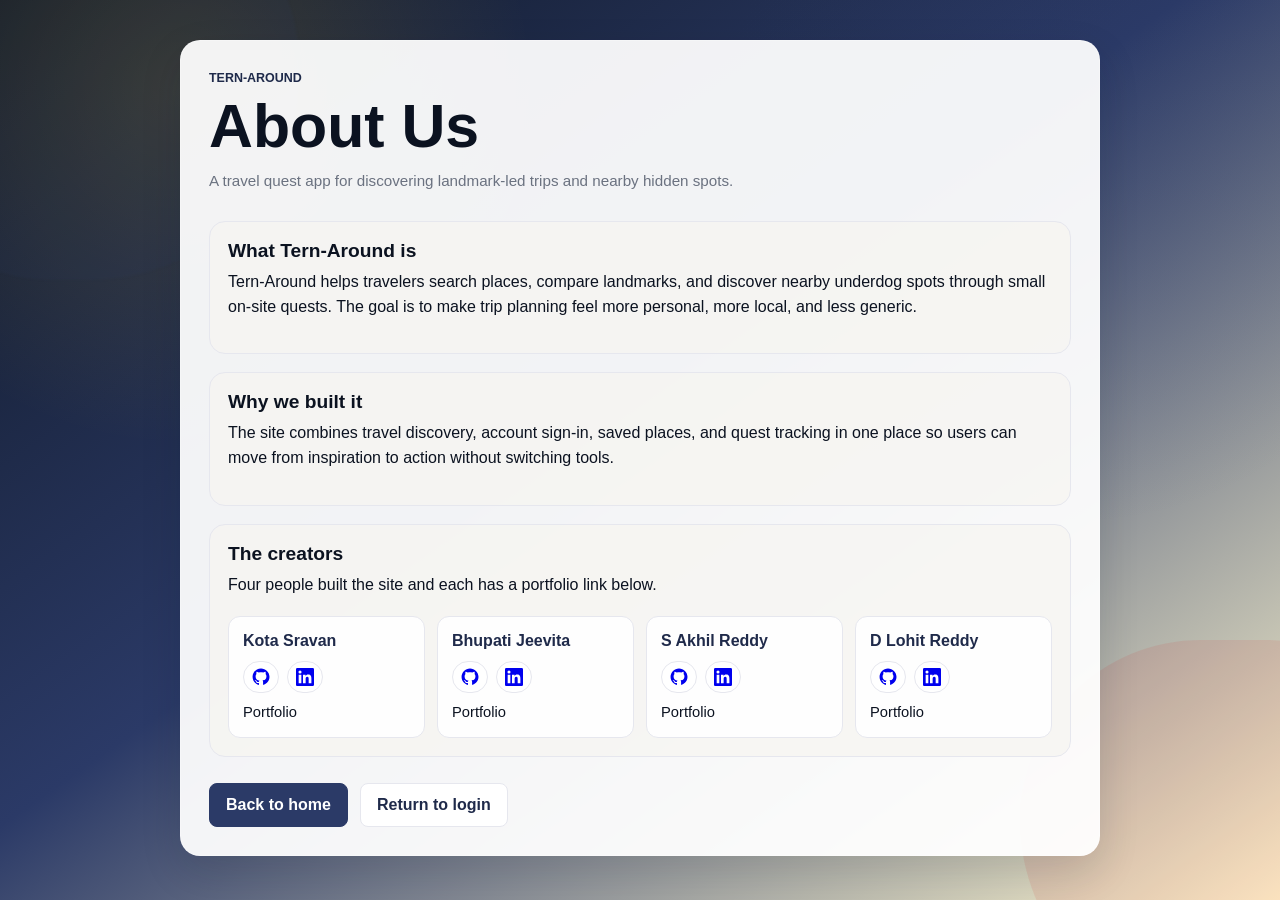
<file: about.html>
<!DOCTYPE html>
<html lang="en">

<head>
  <meta charset="UTF-8">
  <meta name="viewport" content="width=device-width, initial-scale=1.0, viewport-fit=cover">
  <meta name="mobile-web-app-capable" content="yes">
  <meta name="apple-mobile-web-app-capable" content="yes">
  <meta name="apple-mobile-web-app-status-bar-style" content="default">
  <meta name="theme-color" content="#2b3a67">
  <title>About Tern-Around</title>
  <link rel="icon" type="image/png" sizes="any" href="favicon.png?v=2">
  <link rel="shortcut icon" href="favicon.ico?v=2">
  <link rel="stylesheet" href="style.css">
</head>

<body class="legal-page about-page">
  <main class="legal-shell">
    <p class="eyebrow">Tern-Around</p>
    <h1>About Us</h1>
    <p class="legal-meta">A travel quest app for discovering landmark-led trips and nearby hidden spots.</p>

    <div class="legal-content">
      <section>
        <h2>What Tern-Around is</h2>
        <p>
          Tern-Around helps travelers search places, compare landmarks, and discover nearby underdog
          spots through small on-site quests. The goal is to make trip planning feel more personal,
          more local, and less generic.
        </p>
      </section>

      <section>
        <h2>Why we built it</h2>
        <p>
          The site combines travel discovery, account sign-in, saved places, and quest tracking in one
          place so users can move from inspiration to action without switching tools.
        </p>
      </section>

      <section>
        <h2>The creators</h2>
        <p>Four people built the site and each has a portfolio link below.</p>

        <div class="creator-grid" aria-label="Creators">
          <article class="creator-card">
            <h3><a class="creator-link" href="https://sravan-k-177.github.io/" target="_blank" rel="noopener noreferrer">Kota Sravan</a></h3>
            <div class="creator-tags" aria-label="Kota Sravan social links">
              <a class="creator-tag creator-icon-tag" href="https://github.com/Sravan-k-177" target="_blank" rel="noopener noreferrer" aria-label="Kota Sravan GitHub profile" title="GitHub">
                <svg width="18" height="18" viewBox="0 0 24 24" fill="currentColor" aria-hidden="true">
                  <path d="M12 .5C5.73.5.75 5.48.75 11.75c0 5.02 3.24 9.27 7.74 10.78.57.1.78-.25.78-.55 0-.27-.01-1-.01-1.96-3.15.68-3.82-1.52-3.82-1.52-.52-1.33-1.27-1.68-1.27-1.68-1.04-.71.08-.69.08-.69 1.14.08 1.74 1.17 1.74 1.17 1.01 1.74 2.64 1.24 3.28.95.1-.73.4-1.24.73-1.53-2.53-.29-5.19-1.27-5.19-5.65 0-1.25.45-2.27 1.17-3.07-.12-.29-.51-1.46.11-3.04 0 0 .95-.3 3.11 1.17.9-.25 1.87-.38 2.83-.39.96.01 1.93.14 2.83.39 2.16-1.47 3.11-1.17 3.11-1.17.62 1.58.23 2.75.11 3.04.73.8 1.17 1.82 1.17 3.07 0 4.39-2.67 5.36-5.21 5.64.41.35.77 1.04.77 2.1 0 1.52-.01 2.75-.01 3.13 0 .3.21.65.79.54 4.49-1.51 7.73-5.76 7.73-10.78C23.25 5.48 18.27.5 12 .5Z"/>
                </svg>
              </a>
              <a class="creator-tag creator-icon-tag" href="https://www.linkedin.com/in/sravan-kota-253757204/" target="_blank" rel="noopener noreferrer" aria-label="Kota Sravan LinkedIn profile" title="LinkedIn">
                <svg width="18" height="18" viewBox="0 0 24 24" fill="currentColor" aria-hidden="true">
                  <path d="M20.45 20.45h-3.56v-5.57c0-1.33-.03-3.05-1.86-3.05-1.87 0-2.15 1.46-2.15 2.96v5.66H9.32V9h3.42v1.56h.05c.48-.9 1.66-1.86 3.41-1.86 3.65 0 4.33 2.4 4.33 5.51v6.24ZM5.34 7.43a2.07 2.07 0 1 1 0-4.14 2.07 2.07 0 0 1 0 4.14ZM7.12 20.45H3.56V9h3.56v11.45ZM22.22 0H1.77A1.76 1.76 0 0 0 0 1.75v20.5C0 23.22.79 24 1.77 24h20.45A1.77 1.77 0 0 0 24 22.25V1.75A1.76 1.76 0 0 0 22.22 0Z"/>
                </svg>
              </a>
            </div>
            <p>Portfolio</p>
          </article>
          <article class="creator-card">
            <h3><a class="creator-link" href="https://jeev1ta.github.io/" target="_blank" rel="noopener noreferrer">Bhupati Jeevita</a></h3>
            <div class="creator-tags" aria-label="Bhupati Jeevita social links">
              <a class="creator-tag creator-icon-tag" href="https://github.com/Jeev1ta" target="_blank" rel="noopener noreferrer" aria-label="Bhupati Jeevita GitHub profile" title="GitHub">
                <svg width="18" height="18" viewBox="0 0 24 24" fill="currentColor" aria-hidden="true">
                  <path d="M12 .5C5.73.5.75 5.48.75 11.75c0 5.02 3.24 9.27 7.74 10.78.57.1.78-.25.78-.55 0-.27-.01-1-.01-1.96-3.15.68-3.82-1.52-3.82-1.52-.52-1.33-1.27-1.68-1.27-1.68-1.04-.71.08-.69.08-.69 1.14.08 1.74 1.17 1.74 1.17 1.01 1.74 2.64 1.24 3.28.95.1-.73.4-1.24.73-1.53-2.53-.29-5.19-1.27-5.19-5.65 0-1.25.45-2.27 1.17-3.07-.12-.29-.51-1.46.11-3.04 0 0 .95-.3 3.11 1.17.9-.25 1.87-.38 2.83-.39.96.01 1.93.14 2.83.39 2.16-1.47 3.11-1.17 3.11-1.17.62 1.58.23 2.75.11 3.04.73.8 1.17 1.82 1.17 3.07 0 4.39-2.67 5.36-5.21 5.64.41.35.77 1.04.77 2.1 0 1.52-.01 2.75-.01 3.13 0 .3.21.65.79.54 4.49-1.51 7.73-5.76 7.73-10.78C23.25 5.48 18.27.5 12 .5Z"/>
                </svg>
              </a>
              <a class="creator-tag creator-icon-tag" href="https://www.linkedin.com/in/jeevita-bhupati-228b48334/" target="_blank" rel="noopener noreferrer" aria-label="Bhupati Jeevita LinkedIn profile" title="LinkedIn">
                <svg width="18" height="18" viewBox="0 0 24 24" fill="currentColor" aria-hidden="true">
                  <path d="M20.45 20.45h-3.56v-5.57c0-1.33-.03-3.05-1.86-3.05-1.87 0-2.15 1.46-2.15 2.96v5.66H9.32V9h3.42v1.56h.05c.48-.9 1.66-1.86 3.41-1.86 3.65 0 4.33 2.4 4.33 5.51v6.24ZM5.34 7.43a2.07 2.07 0 1 1 0-4.14 2.07 2.07 0 0 1 0 4.14ZM7.12 20.45H3.56V9h3.56v11.45ZM22.22 0H1.77A1.76 1.76 0 0 0 0 1.75v20.5C0 23.22.79 24 1.77 24h20.45A1.77 1.77 0 0 0 24 22.25V1.75A1.76 1.76 0 0 0 22.22 0Z"/>
                </svg>
              </a>
            </div>
            <p>Portfolio</p>
          </article>
          <article class="creator-card">
            <h3><a class="creator-link" href="https://akhilreddy2006.github.io/" target="_blank" rel="noopener noreferrer">S Akhil Reddy</a></h3>
            <div class="creator-tags" aria-label="S Akhil Reddy social links">
              <a class="creator-tag creator-icon-tag" href="https://github.com/Akhilreddy2006" target="_blank" rel="noopener noreferrer" aria-label="S Akhil Reddy GitHub profile" title="GitHub">
                <svg width="18" height="18" viewBox="0 0 24 24" fill="currentColor" aria-hidden="true">
                  <path d="M12 .5C5.73.5.75 5.48.75 11.75c0 5.02 3.24 9.27 7.74 10.78.57.1.78-.25.78-.55 0-.27-.01-1-.01-1.96-3.15.68-3.82-1.52-3.82-1.52-.52-1.33-1.27-1.68-1.27-1.68-1.04-.71.08-.69.08-.69 1.14.08 1.74 1.17 1.74 1.17 1.01 1.74 2.64 1.24 3.28.95.1-.73.4-1.24.73-1.53-2.53-.29-5.19-1.27-5.19-5.65 0-1.25.45-2.27 1.17-3.07-.12-.29-.51-1.46.11-3.04 0 0 .95-.3 3.11 1.17.9-.25 1.87-.38 2.83-.39.96.01 1.93.14 2.83.39 2.16-1.47 3.11-1.17 3.11-1.17.62 1.58.23 2.75.11 3.04.73.8 1.17 1.82 1.17 3.07 0 4.39-2.67 5.36-5.21 5.64.41.35.77 1.04.77 2.1 0 1.52-.01 2.75-.01 3.13 0 .3.21.65.79.54 4.49-1.51 7.73-5.76 7.73-10.78C23.25 5.48 18.27.5 12 .5Z"/>
                </svg>
              </a>
              <a class="creator-tag creator-icon-tag" href="https://www.linkedin.com/in/akhil-reddy-surapureddy-61b369334/" target="_blank" rel="noopener noreferrer" aria-label="S Akhil Reddy LinkedIn profile" title="LinkedIn">
                <svg width="18" height="18" viewBox="0 0 24 24" fill="currentColor" aria-hidden="true">
                  <path d="M20.45 20.45h-3.56v-5.57c0-1.33-.03-3.05-1.86-3.05-1.87 0-2.15 1.46-2.15 2.96v5.66H9.32V9h3.42v1.56h.05c.48-.9 1.66-1.86 3.41-1.86 3.65 0 4.33 2.4 4.33 5.51v6.24ZM5.34 7.43a2.07 2.07 0 1 1 0-4.14 2.07 2.07 0 0 1 0 4.14ZM7.12 20.45H3.56V9h3.56v11.45ZM22.22 0H1.77A1.76 1.76 0 0 0 0 1.75v20.5C0 23.22.79 24 1.77 24h20.45A1.77 1.77 0 0 0 24 22.25V1.75A1.76 1.76 0 0 0 22.22 0Z"/>
                </svg>
              </a>
            </div>
            <p>Portfolio</p>
          </article>
          <article class="creator-card">
            <h3><a class="creator-link" href="https://lohit112.github.io/portfolio/" target="_blank" rel="noopener noreferrer">D Lohit Reddy</a></h3>
            <div class="creator-tags" aria-label="D Lohit Reddy social links">
              <a class="creator-tag creator-icon-tag" href="https://github.com/lohit112" target="_blank" rel="noopener noreferrer" aria-label="D Lohit Reddy GitHub profile" title="GitHub">
                <svg width="18" height="18" viewBox="0 0 24 24" fill="currentColor" aria-hidden="true">
                  <path d="M12 .5C5.73.5.75 5.48.75 11.75c0 5.02 3.24 9.27 7.74 10.78.57.1.78-.25.78-.55 0-.27-.01-1-.01-1.96-3.15.68-3.82-1.52-3.82-1.52-.52-1.33-1.27-1.68-1.27-1.68-1.04-.71.08-.69.08-.69 1.14.08 1.74 1.17 1.74 1.17 1.01 1.74 2.64 1.24 3.28.95.1-.73.4-1.24.73-1.53-2.53-.29-5.19-1.27-5.19-5.65 0-1.25.45-2.27 1.17-3.07-.12-.29-.51-1.46.11-3.04 0 0 .95-.3 3.11 1.17.9-.25 1.87-.38 2.83-.39.96.01 1.93.14 2.83.39 2.16-1.47 3.11-1.17 3.11-1.17.62 1.58.23 2.75.11 3.04.73.8 1.17 1.82 1.17 3.07 0 4.39-2.67 5.36-5.21 5.64.41.35.77 1.04.77 2.1 0 1.52-.01 2.75-.01 3.13 0 .3.21.65.79.54 4.49-1.51 7.73-5.76 7.73-10.78C23.25 5.48 18.27.5 12 .5Z"/>
                </svg>
              </a>
              <a class="creator-tag creator-icon-tag" href="https://www.linkedin.com/in/d-lohit-reddy-1126s/" target="_blank" rel="noopener noreferrer" aria-label="D Lohit Reddy LinkedIn profile" title="LinkedIn">
                <svg width="18" height="18" viewBox="0 0 24 24" fill="currentColor" aria-hidden="true">
                  <path d="M20.45 20.45h-3.56v-5.57c0-1.33-.03-3.05-1.86-3.05-1.87 0-2.15 1.46-2.15 2.96v5.66H9.32V9h3.42v1.56h.05c.48-.9 1.66-1.86 3.41-1.86 3.65 0 4.33 2.4 4.33 5.51v6.24ZM5.34 7.43a2.07 2.07 0 1 1 0-4.14 2.07 2.07 0 0 1 0 4.14ZM7.12 20.45H3.56V9h3.56v11.45ZM22.22 0H1.77A1.76 1.76 0 0 0 0 1.75v20.5C0 23.22.79 24 1.77 24h20.45A1.77 1.77 0 0 0 24 22.25V1.75A1.76 1.76 0 0 0 22.22 0Z"/>
                </svg>
              </a>
            </div>
            <p>Portfolio</p>
          </article>
        </div>
      </section>
    </div>

    <div class="legal-actions">
      <a class="primary-link" href="/">Back to home</a>
      <a class="secondary-link" href="/">Return to login</a>
    </div>
  </main>
</body>

</html>
</file>
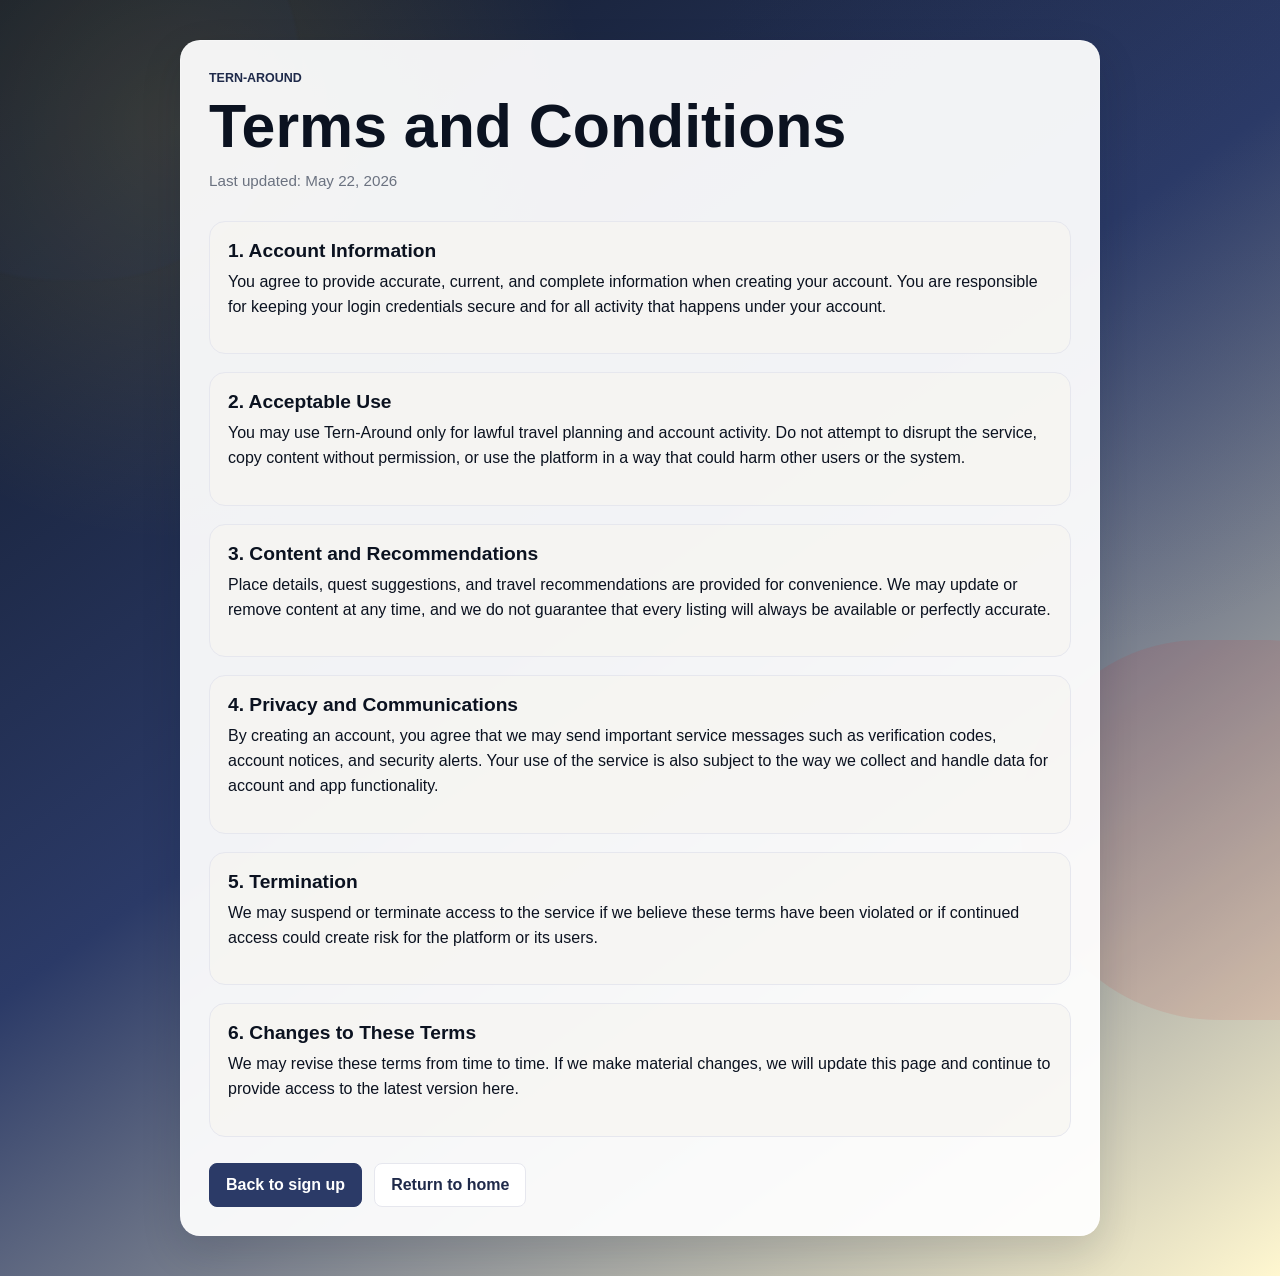
<file: terms.html>
<!DOCTYPE html>
<html lang="en">

<head>
  <meta charset="UTF-8">
  <meta name="viewport" content="width=device-width, initial-scale=1.0, viewport-fit=cover">
  <meta name="theme-color" content="#2b3a67">
  <title>Tern-Around Terms and Conditions</title>
  <link rel="icon" type="image/png" sizes="any" href="favicon.png?v=2">
  <link rel="shortcut icon" href="favicon.ico?v=2">
  <link rel="stylesheet" href="style.css">
</head>

<body class="legal-page">
  <main class="legal-shell">
    <p class="eyebrow">Tern-Around</p>
    <h1>Terms and Conditions</h1>
    <p class="legal-meta">Last updated: May 22, 2026</p>

    <div class="legal-content">
      <section>
        <h2>1. Account Information</h2>
        <p>You agree to provide accurate, current, and complete information when creating your account. You are responsible for keeping your login credentials secure and for all activity that happens under your account.</p>
      </section>

      <section>
        <h2>2. Acceptable Use</h2>
        <p>You may use Tern-Around only for lawful travel planning and account activity. Do not attempt to disrupt the service, copy content without permission, or use the platform in a way that could harm other users or the system.</p>
      </section>

      <section>
        <h2>3. Content and Recommendations</h2>
        <p>Place details, quest suggestions, and travel recommendations are provided for convenience. We may update or remove content at any time, and we do not guarantee that every listing will always be available or perfectly accurate.</p>
      </section>

      <section>
        <h2>4. Privacy and Communications</h2>
        <p>By creating an account, you agree that we may send important service messages such as verification codes, account notices, and security alerts. Your use of the service is also subject to the way we collect and handle data for account and app functionality.</p>
      </section>

      <section>
        <h2>5. Termination</h2>
        <p>We may suspend or terminate access to the service if we believe these terms have been violated or if continued access could create risk for the platform or its users.</p>
      </section>

      <section>
        <h2>6. Changes to These Terms</h2>
        <p>We may revise these terms from time to time. If we make material changes, we will update this page and continue to provide access to the latest version here.</p>
      </section>
    </div>

    <div class="legal-actions">
      <a class="primary-link" href="/">Back to sign up</a>
      <a class="secondary-link" href="/">Return to home</a>
    </div>
  </main>
</body>

</html>
</file>
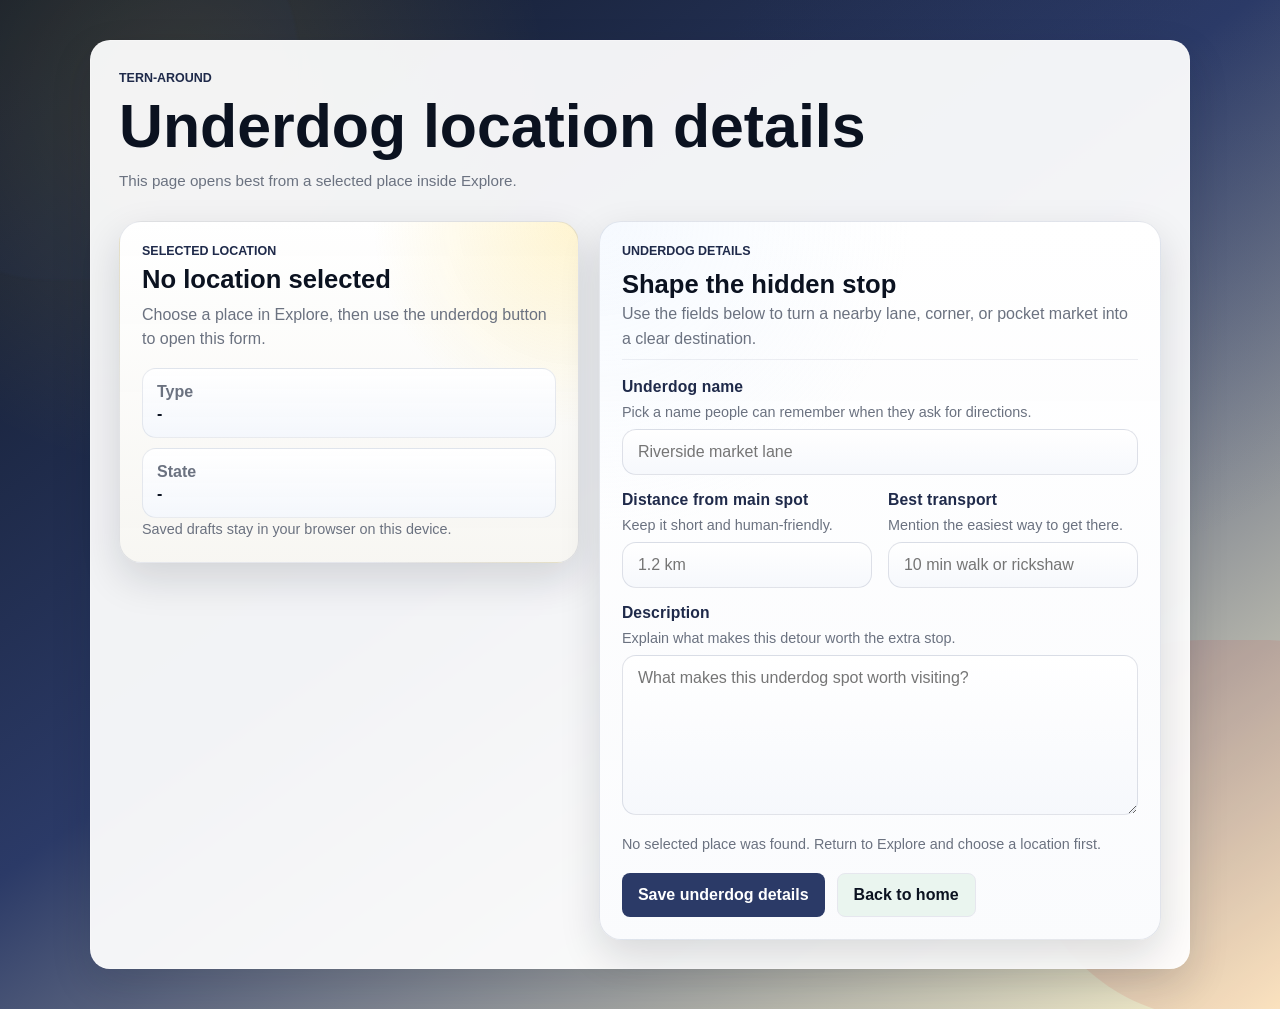
<file: underdog-location.html>
<!DOCTYPE html>
<html lang="en">

<head>
  <meta charset="UTF-8">
  <meta name="viewport" content="width=device-width, initial-scale=1.0, viewport-fit=cover">
  <meta name="mobile-web-app-capable" content="yes">
  <meta name="apple-mobile-web-app-capable" content="yes">
  <meta name="apple-mobile-web-app-status-bar-style" content="default">
  <meta name="theme-color" content="#2b3a67">
  <title>Underdog Location Details</title>
  <link rel="icon" type="image/png" sizes="any" href="favicon.png?v=2">
  <link rel="shortcut icon" href="favicon.ico?v=2">
  <link rel="stylesheet" href="style.css">
</head>

<body class="legal-page underdog-page">
  <main class="legal-shell underdog-shell">
    <p class="eyebrow">Tern-Around</p>
    <h1>Underdog location details</h1>
    <p class="legal-meta" id="page-intro">Open a selected place from Explore to add its nearby underdog location.</p>

    <div class="underdog-layout">
      <section class="underdog-summary-card" aria-labelledby="selected-place-name">
        <span class="section-kicker">Selected location</span>
        <h2 id="selected-place-name">No location selected</h2>
        <p id="selected-place-meta">Choose a place in Explore, then use the underdog button to open this form.</p>
        <dl class="underdog-summary-list">
          <div>
            <dt>Type</dt>
            <dd id="selected-place-type">-</dd>
          </div>
          <div>
            <dt>State</dt>
            <dd id="selected-place-state">-</dd>
          </div>
        </dl>
        <p class="source-note">Saved drafts stay in your browser on this device.</p>
      </section>

      <section class="underdog-form-card" aria-label="Underdog form">
        <form class="underdog-form" id="underdog-form">
          <div class="underdog-form-header">
            <span class="section-kicker">Underdog details</span>
            <h2>Shape the hidden stop</h2>
            <p>Use the fields below to turn a nearby lane, corner, or pocket market into a clear destination.</p>
          </div>

          <div class="underdog-form-grid">
            <label class="underdog-field full-width">
              <span class="underdog-field-label">Underdog name</span>
              <span class="underdog-field-hint">Pick a name people can remember when they ask for directions.</span>
              <input id="underdog-name" name="name" type="text" placeholder="Riverside market lane" required>
            </label>

            <label class="underdog-field">
              <span class="underdog-field-label">Distance from main spot</span>
              <span class="underdog-field-hint">Keep it short and human-friendly.</span>
              <input id="underdog-distance" name="distance" type="text" placeholder="1.2 km" required>
            </label>

            <label class="underdog-field">
              <span class="underdog-field-label">Best transport</span>
              <span class="underdog-field-hint">Mention the easiest way to get there.</span>
              <input id="underdog-transport" name="transport" type="text" placeholder="10 min walk or rickshaw" required>
            </label>

            <label class="underdog-field full-width">
              <span class="underdog-field-label">Description</span>
              <span class="underdog-field-hint">Explain what makes this detour worth the extra stop.</span>
              <textarea id="underdog-description" name="description" rows="6"
                placeholder="What makes this underdog spot worth visiting?" required></textarea>
            </label>
          </div>

          <p class="api-status underdog-status" id="underdog-status" aria-live="polite"></p>

          <div class="underdog-actions">
            <button class="primary-action" type="submit">Save underdog details</button>
            <a class="secondary-action underdog-link" id="return-to-explore-link" href="/">Return to Explore</a>
          </div>
        </form>
      </section>
    </div>
  </main>

  <script>
    (() => {
      const STORAGE_KEY = "tern-underdog-drafts";
      const SELECTED_PLACE_KEY = "tern-selected-underdog-place";

      const form = document.getElementById("underdog-form");
      const status = document.getElementById("underdog-status");
      const nameInput = document.getElementById("underdog-name");
      const distanceInput = document.getElementById("underdog-distance");
      const transportInput = document.getElementById("underdog-transport");
      const descriptionInput = document.getElementById("underdog-description");
      const placeNameEl = document.getElementById("selected-place-name");
      const placeMetaEl = document.getElementById("selected-place-meta");
      const placeTypeEl = document.getElementById("selected-place-type");
      const placeStateEl = document.getElementById("selected-place-state");
      const returnLink = document.getElementById("return-to-explore-link");
      const intro = document.getElementById("page-intro");
      const submitButton = form.querySelector("button[type='submit']");

      const params = new URLSearchParams(window.location.search);
      const fromQuery = {
        placeId: params.get("placeId") || "",
        placeName: params.get("placeName") || "",
        placeCity: params.get("placeCity") || "",
        placeState: params.get("placeState") || "",
        placeCountry: params.get("placeCountry") || "",
        placeType: params.get("placeType") || ""
      };

      function readStoredPlace() {
        try {
          return JSON.parse(localStorage.getItem(SELECTED_PLACE_KEY) || "null");
        } catch (error) {
          return null;
        }
      }

      function readDrafts() {
        try {
          return JSON.parse(localStorage.getItem(STORAGE_KEY) || "{}");
        } catch (error) {
          return {};
        }
      }

      function writeDrafts(drafts) {
        localStorage.setItem(STORAGE_KEY, JSON.stringify(drafts));
      }

      const storedPlace = readStoredPlace();
      const selectedPlace = fromQuery.placeId ? fromQuery : storedPlace;

      if (selectedPlace?.placeId) {
        const placeLabel = [
          selectedPlace.placeName,
          selectedPlace.placeCity,
          selectedPlace.placeState,
          selectedPlace.placeCountry
        ]
          .filter(Boolean)
          .join(", ");

        placeNameEl.textContent = selectedPlace.placeName || "Selected location";
        placeMetaEl.textContent = placeLabel || "Selected location details";
        placeTypeEl.textContent = selectedPlace.placeType || "-";
        placeStateEl.textContent = selectedPlace.placeState || "-";
        intro.textContent = "Fill in the nearby underdog location details for the selected place.";
        returnLink.href = `/?placeId=${encodeURIComponent(selectedPlace.placeId)}`;
      } else {
        placeNameEl.textContent = "No location selected";
        placeMetaEl.textContent = "Choose a place in Explore, then use the underdog button to open this form.";
        placeTypeEl.textContent = "-";
        placeStateEl.textContent = "-";
        intro.textContent = "This page opens best from a selected place inside Explore.";
        submitButton.disabled = true;
        status.textContent = "No selected place was found. Return to Explore and choose a location first.";
        returnLink.textContent = "Back to home";
      }

      const existingDrafts = readDrafts();
      const existingDraft = selectedPlace?.placeId ? existingDrafts[selectedPlace.placeId] : null;

      if (existingDraft) {
        nameInput.value = existingDraft.name || "";
        distanceInput.value = existingDraft.distance || "";
        transportInput.value = existingDraft.transport || "";
        descriptionInput.value = existingDraft.description || "";
        status.textContent = "Loaded your saved draft for this location.";
      }

      form.addEventListener("submit", (event) => {
        event.preventDefault();

        if (!selectedPlace?.placeId) {
          status.textContent = "Select a location first.";
          return;
        }

        const draft = {
          placeId: selectedPlace.placeId,
          placeName: selectedPlace.placeName || "",
          placeCity: selectedPlace.placeCity || "",
          placeState: selectedPlace.placeState || "",
          placeCountry: selectedPlace.placeCountry || "",
          placeType: selectedPlace.placeType || "",
          name: nameInput.value.trim(),
          distance: distanceInput.value.trim(),
          transport: transportInput.value.trim(),
          description: descriptionInput.value.trim(),
          updatedAt: new Date().toISOString()
        };

        const drafts = readDrafts();
        drafts[selectedPlace.placeId] = draft;
        writeDrafts(drafts);

        status.textContent = `Saved underdog details for ${selectedPlace.placeName || "this location"}.`;
        status.classList.remove("error");
        status.classList.add("success");
      });
    })();
  </script>
</body>

</html>
</file>
<file: style.css>
:root {
  color-scheme: light;
  --ink: #0b1220; /* deep ink */
  --muted: #6b7280; /* soft gray */
  --paper: #f7f6f2; /* warm off-white */
  --panel: #ffffff;
  --line: #e6e7ee; /* subtle divider */
  --accent: #2b3a67; /* Pokemon Go navy */
  --accent-dark: #1f2a4a; /* darker navy */
  --sun: #ffd400; /* Pokemon yellow accent */
  --coral: #d62e2e; /* pokeball red */
  --sky: #d9e9ff; /* pale sky */
  --shadow: 0 16px 40px rgba(11, 18, 32, 0.14);
}

* {
  box-sizing: border-box;
}

body {
  margin: 0;
  min-height: 100vh;
  font-family: Arial, Helvetica, sans-serif;
  color: var(--ink);
  background:
    radial-gradient(circle at 8% 8%, rgba(255, 212, 64, 0.12), transparent 32%),
    radial-gradient(circle at 90% 12%, rgba(43, 58, 103, 0.12), transparent 34%),
    linear-gradient(122deg, #0f1724 0%, #2b3a67 48%, #fff7d0 100%);
  background-attachment: fixed;
  background-size: cover;
  background-position: center;
}

body::before,
body::after {
  content: "";
  position: fixed;
  z-index: -1;
  pointer-events: none;
}

body::before {
  top: -140px;
  left: -120px;
  width: 420px;
  height: 420px;
  border-radius: 45% 55% 55% 45%;
  background: rgba(43, 58, 103, 0.12);
  filter: blur(1px);
}

body::after {
  right: -120px;
  bottom: -120px;
  width: 380px;
  height: 380px;
  border-radius: 58% 42% 36% 64%;
  background: rgba(214, 46, 46, 0.10);
}

button,
input,
select,
textarea {
  font: inherit;
}

button,
input,
select,
a {
  border-radius: 8px;
}

button {
  cursor: pointer;
}

.app-shell {
  width: min(1240px, calc(100% - 32px));
  min-height: 100vh;
  margin: 0 auto;
  padding: 28px 0;
}

.is-hidden {
  display: none !important;
}

.login-screen {
  position: relative;
  min-height: calc(100vh - 56px);
  display: grid;
  grid-template-columns: minmax(280px, 0.95fr) minmax(320px, 0.7fr);
  align-items: center;
  gap: 36px;
}

.login-screen::before {
  content: "";
  position: absolute;
  inset: 36px -20px;
  z-index: -1;
  border-radius: 16px;
  background:
    radial-gradient(circle at 18% 20%, rgba(255, 255, 255, 0.48), transparent 42%),
    linear-gradient(130deg, rgba(43, 58, 103, 0.14), rgba(223, 243, 255, 0.6), rgba(244, 185, 66, 0.24));
  border: 1px solid rgba(255, 255, 255, 0.5);
}

.brand-panel {
  max-width: 620px;
}

.about-section {
  margin-top: 28px;
  padding: 18px;
  border: 1px solid rgba(255, 255, 255, 0.58);
  border-radius: 14px;
  background:
    linear-gradient(180deg, rgba(255, 255, 255, 0.94), rgba(250, 252, 255, 0.88));
  box-shadow: 0 12px 28px rgba(11, 18, 32, 0.12);
}

.about-section h2 {
  margin-bottom: 10px;
  font-size: clamp(1.3rem, 2vw, 1.8rem);
}

.about-section p {
  color: var(--muted);
}

.creator-grid {
  display: grid;
  grid-template-columns: repeat(auto-fit, minmax(150px, 1fr));
  gap: 12px;
  margin-top: 18px;
}

.creator-card {
  padding: 14px 14px 13px;
  border: 1px solid var(--line);
  border-radius: 12px;
  background: rgba(255, 255, 255, 0.92);
}

.creator-card h3 {
  margin-bottom: 4px;
  font-size: 1rem;
  line-height: 1.25;
}

.creator-card p {
  margin-bottom: 0;
  font-size: 0.92rem;
}

.creator-link {
  color: var(--accent-dark);
  text-decoration: none;
}

.creator-link:hover {
  color: var(--coral);
  text-decoration: underline;
  text-underline-offset: 2px;
}

.creator-tags {
  display: flex;
  flex-wrap: wrap;
  gap: 8px;
  margin: 10px 0 8px;
}

.creator-tag {
  display: inline-flex;
  align-items: center;
  min-height: 32px;
  padding: 0 10px;
  border-radius: 999px;
  border: 1px solid var(--line);
  font-size: 0.84rem;
  font-weight: 700;
  text-decoration: none;
  background: rgba(255, 255, 255, 0.88);
}

.creator-tag:hover {
  text-decoration: none;
  transform: translateY(-1px);
}

.creator-icon-tag {
  width: 36px;
  padding: 0;
  justify-content: center;
}

.creator-icon-tag svg {
  display: block;
}

.creator-tag-github {
  color: #0f172a;
}

.creator-tag-linkedin {
  color: #0a66c2;
}

.page-link {
  display: inline-flex;
  align-self: flex-start;
  margin-top: 10px;
  padding: 0;
  text-decoration: none;
}

.eyebrow,
.section-kicker,
.lock-label,
.unlock-label {
  display: block;
  margin: 0 0 8px;
  color: var(--accent-dark);
  font-size: 0.78rem;
  font-weight: 700;
  letter-spacing: 0;
  text-transform: uppercase;
}

/* Top-bar eyebrow should be light on dark header */
#main-top-bar .eyebrow {
  color: #ffffff;
}

h1,
h2,
h3,
p {
  margin-top: 0;
}

h1 {
  margin-bottom: 18px;
  font-size: clamp(2.35rem, 6vw, 5.4rem);
  line-height: 0.98;
}

h2 {
  margin-bottom: 0;
}

h3 {
  margin-bottom: 8px;
}

p {
  color: var(--muted);
  line-height: 1.55;
}

.login-card,
.search-panel,
.place-results,
.detail-panel,
.user-card,
.booking-panel {
  border: 1px solid rgba(215, 227, 220, 0.92);
  border-radius: 8px;
  background: rgba(255, 255, 255, 0.92);
  box-shadow: var(--shadow);
  backdrop-filter: blur(10px);
}

.login-card .api-status {
  min-height: 1.1rem;
}

.login-card {
  display: grid;
  gap: 12px;
  padding: 18px;
  margin-bottom: 2rem;
}

.login-screen .brand-panel {
  padding-right: 8px;
}

/* Ensure the small eyebrow in the login/brand panel is visible on dark background */
.login-screen .brand-panel .eyebrow {
  color: #ffffff;
}

.login-card label,
.search-panel label,
.booking-form label {
  color: var(--muted);
  font-size: 0.92rem;
  font-weight: 700;
}

/* Prevent long label text from overflowing their containers */
.login-card label {
  overflow-wrap: anywhere;
  word-break: break-word;
}

.login-card input,
.search-panel input,
.search-panel select,
.booking-form input {
  width: 100%;
  min-width: 0;
  border: 1px solid var(--line);
  padding: 12px 13px;
  color: var(--ink);
  background: var(--paper);
}

.login-card input:focus,
.search-panel input:focus,
.search-panel select:focus,
.booking-form input:focus {
  outline: 3px solid rgba(43, 58, 103, 0.22);
  border-color: var(--accent);
}

.terms-agreement {
  display: flex;
  align-items: flex-start;
  gap: 10px;
  margin-top: 4px;
  color: var(--muted);
  font-size: 0.92rem;
  line-height: 1.45;
}

.terms-agreement input {
  width: 18px;
  height: 18px;
  margin-top: 2px;
  flex: 0 0 auto;
  accent-color: var(--accent);
}

.terms-agreement a {
  color: var(--accent-dark);
  font-weight: 700;
  text-decoration-thickness: 2px;
  text-underline-offset: 2px;
}

.terms-agreement a:hover {
  color: var(--coral);
}

.select-toggle {
  display: flex;
  align-items: center;
  gap: 8px;
  min-height: 42px;
  margin-top: 4px;
  padding: 9px 10px;
  border: 1px solid var(--line);
  border-radius: 8px;
  color: var(--muted);
  background: var(--paper);
  cursor: pointer;
}

.select-toggle input {
  width: 18px;
  height: 18px;
  accent-color: var(--accent);
}

.primary-action {
  min-height: 44px;
  border: 0;
  padding: 0 16px;
  color: #ffffff;
  font-weight: 700;
  background: var(--accent);
}

.primary-action:hover {
  background: var(--accent-dark);
}

.text-action {
  border: 0;
  padding: 0;
  color: var(--accent-dark);
  font-weight: 700;
  text-align: left;
  background: transparent;
}

.text-action:hover {
  color: var(--coral);
}

.top-bar {
  display: flex;
  align-items: flex-start;
  justify-content: space-between;
  gap: 18px;
  margin-bottom: 18px;
}

.app-nav {
  display: flex;
  gap: 10px;
  margin-bottom: 18px;
}

.app-nav-button {
  min-height: 38px;
  border: 1px solid var(--line);
  padding: 0 14px;
  color: var(--ink);
  font-weight: 700;
  background: rgba(255, 255, 255, 0.82);
}

.app-nav-button.is-active {
  color: #ffffff;
  border-color: var(--accent);
  background: var(--accent);
}

.top-bar h1 {
  margin-bottom: 0;
  font-size: clamp(2rem, 5vw, 4.2rem);
}

/* Make main headings and back/profile labels light for contrast */
.top-bar h1,
.profile-page-title,
.back-button {
  color: #ffffff;
  text-shadow: 0 2px 6px rgba(11, 18, 32, 0.55);
}

.back-button svg,
.profile-page-header svg,
#main-top-bar svg {
  color: inherit; /* ensure svg strokes follow text color */
}

.secondary-action {
  min-height: 44px;
  border: 1px solid var(--line);
  padding: 0 16px;
  color: var(--ink);
  font-weight: 700;
  background: #eaf5ef;
}

.secondary-action:hover {
  border-color: var(--accent);
}

.user-card {
  display: grid;
  gap: 6px;
  min-width: 220px;
  padding: 14px;
}

.user-card span {
  color: var(--muted);
}

.user-card button {
  min-height: 34px;
  border: 1px solid var(--line);
  color: var(--ink);
  background: var(--sky);
}

.search-panel {
  display: grid;
  gap: 12px;
  margin-bottom: 18px;
  padding: 18px;
}

.booking-panel {
  display: grid;
  gap: 14px;
  margin-top: 18px;
  padding: 18px;
}

.api-search-row {
  display: grid;
  grid-template-columns: 1fr auto;
  gap: 10px;
}

.api-search-row button {
  border: 0;
  padding: 0 16px;
  color: #ffffff;
  font-weight: 700;
  background: var(--accent);
}

.api-search-row button:hover {
  background: var(--accent-dark);
}

.api-search-row button:disabled {
  cursor: wait;
  opacity: 0.72;
}

.api-status,
.source-note {
  margin-bottom: 0;
  font-size: 0.9rem;
}

.filter-grid {
  display: grid;
  grid-template-columns: repeat(3, minmax(0, 1fr));
  gap: 12px;
}

.filter-grid label {
  display: grid;
  gap: 7px;
}

.booking-form {
  display: grid;
  grid-template-columns: minmax(180px, 1.2fr) repeat(3, minmax(130px, 0.8fr)) auto;
  align-items: end;
  gap: 12px;
}

.booking-form label {
  display: grid;
  gap: 7px;
}

.booking-results {
  display: grid;
  grid-template-columns: repeat(3, minmax(0, 1fr));
  gap: 12px;
}

.booking-results > p {
  grid-column: 1 / -1;
  margin-bottom: 0;
}

.booking-card {
  display: grid;
  gap: 8px;
  min-width: 0;
  padding: 14px;
  border: 1px solid var(--line);
  border-radius: 8px;
  background: var(--paper);
}

.booking-card span {
  color: var(--accent-dark);
  font-size: 0.78rem;
  font-weight: 700;
  text-transform: uppercase;
}

.booking-card h3,
.booking-card p {
  margin-bottom: 0;
}

.booking-card small {
  color: var(--muted);
}

.booking-card a {
  display: inline-flex;
  align-items: center;
  justify-content: center;
  min-height: 38px;
  margin-top: 4px;
  padding: 0 12px;
  color: #ffffff;
  font-weight: 700;
  text-decoration: none;
  background: var(--accent);
}

.booking-card a:hover {
  background: var(--accent-dark);
}

.content-grid {
  display: grid;
  grid-template-columns: minmax(280px, 0.82fr) minmax(360px, 1.18fr);
  align-items: start;
  gap: 18px;
}

.place-results {
  padding: 16px;
}

.section-heading {
  display: flex;
  align-items: flex-start;
  justify-content: space-between;
  gap: 12px;
  margin-bottom: 12px;
}

.place-list {
  display: grid;
  gap: 10px;
  max-height: 720px;
  overflow: auto;
  padding-right: 4px;
}

.place-card {
  display: grid;
  grid-template-columns: 108px 1fr;
  gap: 12px;
  width: 100%;
  min-width: 0;
  padding: 0;
  border: 1px solid var(--line);
  color: var(--ink);
  text-align: left;
  background: var(--panel);
  overflow: hidden;
}

.place-card.is-active {
  border-color: var(--accent);
  box-shadow: inset 0 0 0 2px rgba(43, 58, 103, 0.18);
}

.place-card img {
  width: 108px;
  height: 112px;
  object-fit: cover;
}

/* Password field toggle styles */
.field-with-toggle {
  position: relative;
}
.field-with-toggle input {
  padding-right: 46px; /* space for the toggle button */
}
.field-with-toggle .toggle-password {
  position: absolute;
  right: 8px;
  top: 50%;
  transform: translateY(-50%);
  border: 0;
  background: transparent;
  padding: 6px;
  display: inline-flex;
  align-items: center;
  justify-content: center;
  color: var(--muted);
}
.field-with-toggle .toggle-password:focus {
  outline: 2px solid rgba(43,58,103,0.18);
  border-radius: 6px;
}

/* Tag chips in detail panel */
.tags-panel { margin: 12px 0; }
.tag-list { display: flex; gap: 8px; flex-wrap: wrap; }
.tag-chip { display: inline-flex; align-items: center; gap: 8px; padding: 6px 10px; border-radius: 999px; background: #f3f4f6; border: 1px solid var(--line); color: var(--accent-dark); font-weight: 700; cursor: default; }
.tag-chip .tag-remove { display: inline-flex; align-items: center; justify-content: center; margin-left: 6px; padding: 2px; border-radius: 6px; background: transparent; color: var(--muted); cursor: pointer; }
.tag-chip .tag-remove:hover { color: var(--coral); }

.place-card span {
  display: grid;
  align-content: center;
  gap: 4px;
  min-width: 0;
  padding: 10px 10px 10px 0;
}

.place-card strong,
.place-card small,
.place-card em {
  overflow-wrap: anywhere;
}

.place-card small {
  color: var(--muted);
}

.place-card em {
  color: var(--accent-dark);
  font-style: normal;
  font-weight: 700;
}

.detail-panel {
  overflow: hidden;
}

.detail-image {
  width: 100%;
  height: 260px;
  object-fit: cover;
}

.detail-content {
  display: grid;
  gap: 16px;
  padding: 18px;
}

.detail-heading {
  display: flex;
  align-items: flex-start;
  justify-content: space-between;
  gap: 14px;
}

.type-pill {
  flex: 0 0 auto;
  padding: 8px 10px;
  border-radius: 8px;
  color: var(--accent-dark);
  font-weight: 700;
  background: var(--sky);
}

.travel-actions {
  display: grid;
  grid-template-columns: repeat(2, minmax(0, 1fr));
  gap: 10px;
}

.travel-actions a {
  display: grid;
  gap: 5px;
  min-width: 0;
  min-height: 64px;
  padding: 12px;
  border: 1px solid var(--line);
  color: var(--ink);
  text-decoration: none;
  background: var(--paper);
}

.travel-actions a:hover {
  border-color: var(--accent);
}

.travel-actions span {
  font-weight: 700;
}

.travel-actions small {
  color: var(--muted);
}

.transport-panel,
.ticket-panel,
.quest-panel,
.hidden-panel,
.empty-state {
  padding: 16px;
  border-radius: 8px;
}

.transport-panel {
  background: var(--paper);
}

.transport-panel ul {
  display: grid;
  gap: 8px;
  margin: 0;
  padding-left: 20px;
  color: var(--muted);
}

.ticket-panel {
  border: 1px solid var(--line);
  background: #fbfdfc;
}

.ticket-links {
  display: grid;
  grid-template-columns: repeat(3, minmax(0, 1fr));
  gap: 10px;
}

.ticket-links a {
  display: grid;
  gap: 5px;
  min-height: 72px;
  padding: 12px;
  border: 1px solid var(--line);
  color: var(--ink);
  text-decoration: none;
  background: var(--paper);
}

.ticket-links a:hover {
  border-color: var(--accent);
}

.ticket-links span {
  font-weight: 700;
}

.ticket-links small {
  color: var(--muted);
}

.quest-panel {
  border: 1px solid #f3d9a0;
  background: #fff7d0;
}

.quest-panel.is-complete {
  border-color: rgba(43, 58, 103, 0.12);
  background: var(--sky);
}

.quest-panel.is-complete .primary-action {
  color: var(--accent-dark);
  background: #fff7d0;
}

.detail-actions-row {
  display: grid;
  grid-template-columns: repeat(2, minmax(0, 1fr));
  gap: 10px;
}

.hidden-panel {
  border: 1px dashed #b8c9c0;
  background: var(--paper);
}

.hidden-panel.is-unlocked {
  border-style: solid;
  border-color: rgba(232, 93, 79, 0.45);
  background: #fff1ef;
}

.unlock-label {
  color: var(--coral);
}

.hidden-panel dl {
  display: grid;
  gap: 10px;
  margin: 14px 0 0;
}

.hidden-panel dl div {
  display: grid;
  grid-template-columns: 92px 1fr;
  gap: 10px;
}

.hidden-panel dt {
  color: var(--muted);
  font-weight: 700;
}

.hidden-panel dd {
  margin: 0;
}

.empty-state {
  border: 1px dashed var(--line);
  color: var(--muted);
  background: rgba(246, 250, 248, 0.82);
}

.empty-state p {
  margin-bottom: 0;
}

.profile-grid {
  grid-template-columns: repeat(2, minmax(0, 1fr));
}

.profile-card,
.wishlist-card {
  min-height: 260px;
}

.profile-list {
  display: grid;
  gap: 12px;
  margin: 0;
}

.profile-list div {
  display: grid;
  grid-template-columns: 140px 1fr;
  gap: 10px;
  padding: 10px 0;
  border-bottom: 1px dashed var(--line);
}

.profile-list dt {
  color: var(--muted);
  font-weight: 700;
}

.profile-list dd {
  margin: 0;
  font-weight: 700;
}

.profile-form {
  display: grid;
  gap: 14px;
}

.profile-form-grid {
  display: grid;
  grid-template-columns: minmax(0, 1fr);
  gap: 8px;
}

.profile-form-grid label,
.location-note-form label {
  color: var(--muted);
  font-size: 0.9rem;
  font-weight: 700;
}

.profile-form-grid input,
.location-note-form input,
.location-note-form textarea {
  width: 100%;
  border: 1px solid var(--line);
  padding: 11px 12px;
  border-radius: 8px;
  color: var(--ink);
  background: var(--paper);
}

.phone-input-group,
.phone-code-input-group {
  display: flex;
  gap: 8px;
  align-items: center;
}

.phone-input-group input,
.phone-code-input-group input {
  flex: 1;
  margin: 0;
}

.phone-code-input-container {
  margin-top: 12px;
}

.phone-verify-button {
  padding: 11px 16px;
  border: 1px solid var(--line);
  border-radius: 8px;
  background: var(--paper);
  color: var(--ink);
  font-size: 0.9rem;
  font-weight: 600;
  cursor: pointer;
  white-space: nowrap;
  transition: all 0.3s ease;
}

.phone-verify-button:hover {
  background: var(--accent);
  color: white;
  border-color: var(--accent);
}

.phone-verify-button:disabled {
  background: var(--accent);
  color: white;
  border-color: var(--accent);
  cursor: default;
  opacity: 0.8;
}

.phone-verify-status {
  font-size: 0.85rem;
  display: block;
  margin-top: 4px;
  color: var(--muted);
}

.phone-verify-status.success {
  color: var(--accent);
  font-weight: 600;
}

.phone-verify-status.error {
  color: var(--coral);
  font-weight: 600;
}

.location-note-form {
  display: grid;
  gap: 7px;
  margin-top: 12px;
}

.location-note-actions {
  display: flex;
  align-items: center;
  gap: 10px;
}

.profile-footer-actions {
  display: flex;
  justify-content: flex-end;
  margin-top: 14px;
}

.badge-grid {
  display: grid;
  gap: 7px;
  max-height: 52vh;
  overflow: auto;
  padding-right: 4px;
}

.badge-card {
  padding: 10px;
  border: 1px solid var(--line);
  border-radius: 8px;
  background: linear-gradient(120deg, #eef6ff, #fff7d0);
}

.badge-card.compact-badge h3 {
  margin: 0;
  font-size: 0.95rem;
}

.badge-card.compact-badge p {
  margin: 2px 0;
  font-size: 0.86rem;
}

.badge-card.compact-badge.has-photo {
  display: grid;
  grid-template-columns: minmax(0, 1fr) 84px;
  gap: 10px;
  align-items: center;
}

.badge-copy {
  min-width: 0;
}

.badge-photo {
  width: 84px;
  height: 84px;
  object-fit: cover;
  border-radius: 6px;
  border: 1px solid var(--line);
  justify-self: end;
}

.badge-meta {
  display: block;
  margin-top: 1px;
  color: var(--muted);
  font-size: 0.78rem;
}

.visit-capture-panel {
  margin-top: 12px;
  padding: 10px;
  border: 1px solid var(--line);
  border-radius: 10px;
  background: var(--paper);
}

.visit-capture-panel video {
  width: 100%;
  max-height: 240px;
  border-radius: 8px;
  background: #101010;
  object-fit: cover;
}

.visit-capture-panel video.is-flipped {
  transform: scaleX(-1);
}

.visit-capture-actions {
  display: flex;
  gap: 8px;
  flex-wrap: wrap;
  margin-top: 8px;
}

.capture-status {
  margin: 8px 0 0;
  color: var(--muted);
  font-size: 0.84rem;
}

.capture-status.success {
  color: var(--accent);
  font-weight: 700;
}

.capture-status.error {
  color: var(--coral);
  font-weight: 700;
}

.badge-card h3,
.badge-card p {
  margin-bottom: 0;
}

.wishlist-entry {
  display: flex;
  align-items: center;
  justify-content: space-between;
  gap: 12px;
  padding: 14px;
  border: 1px solid var(--line);
  border-radius: 8px;
  background: var(--paper);
  margin-bottom: 10px;
}

.wishlist-entry h3,
.wishlist-entry p,
.wishlist-entry small {
  margin: 0;
}

.wishlist-entry p {
  color: var(--muted);
}

.wishlist-actions {
  display: flex;
  gap: 8px;
}

@media (max-width: 920px) {
  .login-screen,
  .content-grid {
    grid-template-columns: 1fr;
  }

  .top-bar {
    display: grid;
  }

  .user-card {
    width: min(100%, 360px);
  }

  .place-list {
    max-height: none;
  }

  .profile-grid {
    grid-template-columns: 1fr;
  }
}

@media (max-width: 640px) {
  .login-screen::before {
    inset: 125px -16px 20px;
  }

  .login-screen {
    min-height: auto;
    grid-template-columns: 1fr;
    align-items: start;
    gap: 12px;
    padding: 24px 0 12px;
  }

  .brand-panel {
    max-width: none;
    padding: 0;
  }

  .login-screen h1 {
    margin-top: 100px;
    margin-bottom: 12px;
    font-size: 1.8rem;
  }

  .login-screen .brand-panel p {
    margin-bottom: 14px;
    font-size: 0.95rem;
  }

  .app-shell {
    width: min(100% - 24px, 1240px);
    padding: 18px 0;
  }

  .filter-grid,
  .ticket-links,
  .travel-actions,
  .detail-actions-row,
  .booking-form,
  .booking-results {
    grid-template-columns: 1fr;
  }

  .api-search-row {
    grid-template-columns: minmax(0, 1fr) auto;
  }

  .api-search-row input {
    min-width: 0;
  }

  .detail-heading {
    display: grid;
  }

  .place-card {
    grid-template-columns: 92px 1fr;
  }

  .place-card img {
    width: 92px;
  }

  .hidden-panel dl div {
    grid-template-columns: 1fr;
    gap: 3px;
  }

  .wishlist-entry {
    display: grid;
  }

  .wishlist-actions {
    justify-content: start;
  }

  .app-nav {
    display: grid;
    grid-template-columns: repeat(2, minmax(0, 1fr));
  }

  .badge-card.compact-badge.has-photo {
    grid-template-columns: minmax(0, 1fr) 72px;
    gap: 8px;
  }

  .badge-photo {
    width: 72px;
    height: 72px;
  }
}


/* ═══════════════════════════════════════════════
   PATCH: Horizontal infinite-scroll place strip
   Paste this at the BOTTOM of style.css
   ═══════════════════════════════════════════════ */

/* ── Restructure explore layout to be full-width stacked ── */
#explore-section .content-grid {
  display: flex;
  flex-direction: column;
  gap: 18px;
}

/* ── Place results: full width, no fixed height ── */
.place-results {
  width: 100%;
  padding: 16px;
}

/* ── The scroll strip itself ── */
.place-list {
  display: flex;
  flex-direction: row;
  flex-wrap: wrap;
  gap: 12px;
  max-height: none;
  overflow-x: visible;
  overflow-y: visible;
  padding-bottom: 10px;
}



/* ── Each card: fixed width so they don't shrink ── */
.place-card {
  flex: 0 0 230px;
  display: flex;
  flex-direction: column;
  grid-template-columns: unset;
  min-width: 0;
  overflow: hidden;
  transition: box-shadow 0.18s, border-color 0.18s;
}

.place-card:hover {
  box-shadow: 0 6px 22px rgba(43, 58, 103, 0.18);
}

.place-card img {
  width: 100%;
  height: 130px;
  object-fit: cover;
  flex-shrink: 0;
}

.place-card span {
  display: flex;
  flex-direction: column;
  gap: 3px;
  padding: 10px 12px;
  align-content: unset;
}

/* ── Sentinel / loader card ── */
.place-list-sentinel {
  flex: 0 0 60px;
  display: flex;
  align-items: center;
  justify-content: center;
  color: var(--muted);
  font-size: 0.82rem;
}

.scroll-loader {
  width: 22px;
  height: 22px;
  border: 3px solid var(--line);
  border-top-color: var(--accent);
  border-radius: 50%;
  animation: spin 0.7s linear infinite;
}

@keyframes spin {
  to { transform: rotate(360deg); }
}

/* ── Detail panel: full width below the strip ── */
#explore-section .detail-panel {
  width: 100%;
}

/* ── Revert old side-by-side rule for explore ── */
@media (max-width: 920px) {
  #explore-section .content-grid {
    grid-template-columns: unset;
  }

  .place-card {
    flex: 0 0 190px;
  }

  .place-card img {
    height: 110px;
  }
}

@media (max-width: 640px) {
  #explore-section .place-list {
    display: flex;
    flex-direction: row;
    flex-wrap: nowrap;
    gap: 12px;
    overflow-x: auto;
    overflow-y: hidden;
    max-height: none;
    padding: 4px 2px 12px;
    scroll-snap-type: x proximity;
    -webkit-overflow-scrolling: touch;
  }

  #explore-section .place-card {
    flex: 0 0 min(78vw, 260px);
    scroll-snap-align: start;
  }

  .place-card {
    flex: 0 0 min(78vw, 260px);
  }

  .place-card img {
    height: 95px;
  }
}

/* =====================================================
   Compatibility styles for new profile/avatar features
   ===================================================== */

/* Top-bar avatar chip */
.avatar-chip {
  display: inline-flex;
  align-items: center;
  gap: 10px;
  min-height: 44px;
  padding: 0;
  border: 0;
  color: var(--ink);
  background: transparent;
  box-shadow: none;
  max-width: none;
}

.avatar-chip:hover {
  border-color: transparent;
}

.avatar-circle {
  width: 36px;
  height: 36px;
  border-radius: 999px;
  display: flex;
  align-items: center;
  justify-content: center;
  font-size: 1.05rem;
  line-height: 1;
  flex-shrink: 0;
  border: 2px solid rgba(43, 58, 103, 0.35);
  box-shadow: 0 0 0 2px rgba(255, 255, 255, 0.85);
}

.avatar-chip-name {
  max-width: 90px;
  overflow: hidden;
  text-overflow: ellipsis;
  white-space: nowrap;
  font-weight: 700;
  font-size: 0.78rem;
  line-height: 1;
  display: none;
}

.avatar-chip-caret {
  color: var(--muted);
  flex-shrink: 0;
}

/* Profile page header and actions */
.profile-page-header {
  display: flex;
  align-items: flex-start;
  justify-content: space-between;
  gap: 12px;
  margin-bottom: 14px;
  flex-wrap: nowrap;
}

.profile-header-left {
  min-width: 0;
}

.profile-page-title {
  margin: 8px 0 0;
  font-size: clamp(1.6rem, 3.8vw, 2.4rem);
  line-height: 1.1;
}

.back-button {
  display: inline-flex;
  align-items: center;
  gap: 8px;
  border: 0;
  padding: 0;
  color: #ffffff;
  font-weight: 700;
  background: transparent;
}

.back-button:hover {
  color: var(--sun);
}

.logout-button {
  display: inline-flex;
  align-items: center;
  gap: 8px;
  min-height: 40px;
  border: 1px solid #f3c6bf;
  padding: 0 12px;
  color: #9f2f21;
  font-weight: 700;
  background: #fff4f1;
  margin-left: auto;
}

.logout-button:hover {
  border-color: #e58a7c;
  background: #ffeae6;
}

/* Avatar picker in profile */
.avatar-picker-section {
  margin-bottom: 8px;
}

.avatar-preview-card {
  display: flex;
  flex-direction: column;
  align-items: center;
  justify-content: center;
  padding: 4px 0 8px;
  margin-bottom: 10px;
  border: 0;
  border-radius: 0;
  background: transparent;
}

.avatar-preview-circle {
  width: 72px;
  height: 72px;
  border-radius: 999px;
  display: flex;
  align-items: center;
  justify-content: center;
  font-size: 2rem;
  line-height: 1;
  flex-shrink: 0;
  border: 3px solid rgba(43, 58, 103, 0.35);
  box-shadow: 0 0 0 3px rgba(255, 255, 255, 0.9);
}

.avatar-preview-name {
  margin: 10px 0 0;
  color: var(--ink);
  font-size: 0.9rem;
  font-weight: 700;
  text-align: center;
}

.avatar-picker-label {
  margin-bottom: 8px;
  color: var(--muted);
  font-size: 0.86rem;
  font-weight: 700;
}

.avatar-picker-grid {
  display: flex;
  flex-wrap: wrap;
  gap: 10px;
}

.avatar-picker-item {
  width: 42px;
  height: 42px;
  border-radius: 999px;
  border: 2px solid transparent;
  display: flex;
  align-items: center;
  justify-content: center;
  font-size: 1.1rem;
  line-height: 1;
  box-shadow: 0 2px 7px rgba(23, 33, 29, 0.2);
}

.avatar-picker-item:hover {
  transform: translateY(-1px);
}

.avatar-picker-item.is-selected {
  border-color: var(--ink);
  box-shadow: 0 0 0 2px rgba(43, 58, 103, 0.24);
}

/* Badges strip inside profile */
.badge-strip {
  display: flex;
  gap: 10px;
  overflow-x: auto;
  overflow-y: hidden;
  padding-bottom: 8px;
}

.badge-chip {
  flex: 0 0 190px;
  display: grid;
  grid-template-columns: 40px 1fr;
  gap: 10px;
  align-items: center;
  padding: 10px;
  border: 1px solid var(--line);
  border-radius: 8px;
  background: linear-gradient(120deg, #eef6ff, #fff7d0);
}

.badge-chip-emoji {
  width: 40px;
  height: 40px;
  border-radius: 999px;
  display: flex;
  align-items: center;
  justify-content: center;
  background: #ffffff;
  overflow: hidden;
}

.badge-chip-emoji img {
  width: 100%;
  height: 100%;
  object-fit: cover;
}

.badge-chip-info {
  min-width: 0;
  display: grid;
  gap: 2px;
}

.badge-chip-info strong,
.badge-chip-info small {
  overflow: hidden;
  text-overflow: ellipsis;
  white-space: nowrap;
}

.badge-chip-date {
  color: var(--accent-dark);
  font-weight: 700;
}

.badge-strip-all-btn {
  flex: 0 0 72px;
  display: inline-flex;
  align-items: center;
  justify-content: center;
  gap: 5px;
  position: sticky;
  right: 0;
  margin-left: auto;
  z-index: 1;
  border: 1px dashed var(--accent);
  color: var(--accent-dark);
  font-weight: 700;
  background: var(--paper);
  box-shadow: -8px 0 12px rgba(255, 255, 255, 0.92);
}

.badge-strip-all-btn:hover {
  background: #e4f4ed;
}

/* All badges page */
#badges-all-grid {
  width: 100%;
}

.badges-all-grid-inner {
  display: grid;
  grid-template-columns: repeat(auto-fill, minmax(240px, 1fr));
  gap: 10px;
}

/* Logout confirmation modal */
.modal-backdrop {
  position: fixed;
  inset: 0;
  z-index: 1200;
  display: flex;
  align-items: center;
  justify-content: center;
  padding: 16px;
  background: rgba(0, 0, 0, 0.35);
}

.modal-card {
  width: min(420px, 100%);
  border: 1px solid var(--line);
  border-radius: 12px;
  padding: 18px;
  background: #ffffff;
  box-shadow: var(--shadow);
  text-align: center;
}

.modal-icon {
  font-size: 1.8rem;
  margin-bottom: 8px;
}

.modal-card h2 {
  margin: 0 0 8px;
}

.modal-card p {
  margin: 0 0 14px;
}

.modal-actions {
  display: flex;
  justify-content: center;
  gap: 10px;
}

.modal-cancel-btn,
.modal-confirm-btn {
  min-height: 38px;
  border: 1px solid var(--line);
  padding: 0 14px;
  font-weight: 700;
}

.modal-cancel-btn {
  color: var(--ink);
  background: #f0f5f2;
}

.modal-confirm-btn {
  color: #ffffff;
  border-color: #ba3e2f;
  background: #c74a3a;
}

.modal-confirm-btn:hover {
  background: #aa3f31;
}

@media (max-width: 920px) {
  #main-top-bar.top-bar {
    display: flex;
    align-items: flex-start;
    justify-content: space-between;
  }

  #main-top-bar > div {
    min-width: 0;
  }

  #main-top-bar .avatar-chip {
    margin-left: auto;
  }

  .profile-page-header {
    display: flex;
    align-items: flex-start;
    justify-content: space-between;
  }

  .avatar-chip {
    width: 44px;
    max-width: none;
  }
}

@media (max-width: 640px) {
  .badge-chip {
    flex: 0 0 170px;
  }

  .modal-actions {
    display: grid;
    grid-template-columns: 1fr;
  }

  #main-top-bar .avatar-chip {
    max-width: none;
  }

  .avatar-preview-circle {
    width: 64px;
    height: 64px;
    font-size: 1.7rem;
  }
}

#open-profile-button.avatar-chip {
  width: 44px;
  height: 44px;
  min-height: 44px;
  border-radius: 999px;
  justify-content: center;
  overflow: hidden;
}

#open-profile-button .avatar-chip-caret {
  display: none;
}

.legal-page {
  min-height: 100vh;
  padding: 40px 20px;
  background:
    radial-gradient(circle at 14% 10%, rgba(255, 212, 64, 0.16), transparent 26%),
    radial-gradient(circle at 84% 18%, rgba(43, 58, 103, 0.18), transparent 28%),
    linear-gradient(145deg, #0f1724 0%, #2b3a67 46%, #fff7d0 100%);
}

.legal-shell {
  width: min(920px, 100%);
  margin: 0 auto;
  padding: 28px;
  border: 1px solid rgba(255, 255, 255, 0.28);
  border-radius: 20px;
  background: rgba(255, 255, 255, 0.94);
  box-shadow: var(--shadow);
}

.legal-shell .eyebrow {
  color: var(--accent-dark);
}

.legal-shell h1 {
  margin-bottom: 12px;
  font-size: clamp(2.1rem, 5vw, 3.8rem);
  line-height: 1;
}

.legal-shell .legal-meta {
  margin-bottom: 28px;
  color: var(--muted);
  font-size: 0.95rem;
}

.legal-content {
  display: grid;
  gap: 18px;
}

.legal-content section {
  padding: 18px;
  border: 1px solid var(--line);
  border-radius: 16px;
  background: rgba(247, 246, 242, 0.82);
}

.legal-content h2 {
  margin-bottom: 8px;
  font-size: 1.2rem;
}

.legal-content p,
.legal-content li {
  color: var(--ink);
}

.legal-content ul {
  margin: 0;
  padding-left: 20px;
  display: grid;
  gap: 8px;
}

.legal-actions {
  display: flex;
  flex-wrap: wrap;
  gap: 12px;
  margin-top: 26px;
}

.legal-actions a {
  display: inline-flex;
  align-items: center;
  justify-content: center;
  min-height: 44px;
  padding: 0 16px;
  border: 1px solid var(--line);
  border-radius: 8px;
  text-decoration: none;
  font-weight: 700;
}

.legal-actions .primary-link {
  color: #ffffff;
  background: var(--accent);
  border-color: var(--accent);
}

.legal-actions .primary-link:hover {
  background: var(--accent-dark);
}

.legal-actions .secondary-link {
  color: var(--accent-dark);
  background: #ffffff;
}

.legal-actions .secondary-link:hover {
  border-color: var(--accent);
}

.underdog-editor-panel {
  display: flex;
  align-items: flex-end;
  justify-content: space-between;
  gap: 16px;
  border: 1px solid rgba(43, 58, 103, 0.14);
  background: linear-gradient(135deg, rgba(255, 255, 255, 0.96), rgba(217, 233, 255, 0.92));
}

.underdog-editor-panel h3 {
  margin: 6px 0 6px;
  font-size: 1.15rem;
}

.underdog-editor-panel p {
  margin: 0;
  color: var(--muted);
}

.underdog-editor-button {
  white-space: nowrap;
  align-self: center;
}

.underdog-page .legal-shell {
  width: min(1100px, 100%);
}

.underdog-layout {
  display: grid;
  grid-template-columns: minmax(260px, 0.9fr) minmax(0, 1.1fr);
  gap: 20px;
}

.underdog-summary-card,
.underdog-form-card {
  padding: 22px;
  border: 1px solid rgba(43, 58, 103, 0.12);
  border-radius: 22px;
  box-shadow: var(--shadow);
  backdrop-filter: blur(10px);
}

.underdog-summary-card {
  align-self: start;
  background:
    radial-gradient(circle at top right, rgba(255, 212, 64, 0.24), transparent 36%),
    linear-gradient(180deg, rgba(255, 255, 255, 0.98), rgba(247, 246, 242, 0.96));
}

.underdog-summary-card h2 {
  margin: 8px 0 10px;
  font-size: clamp(1.55rem, 2vw, 2rem);
  line-height: 1.05;
}

.underdog-summary-card p {
  color: var(--muted);
}

.underdog-summary-list {
  display: grid;
  gap: 10px;
  margin: 16px 0 0;
}

.underdog-summary-list div {
  display: grid;
  gap: 4px;
  padding: 14px;
  border-radius: 14px;
  border: 1px solid rgba(43, 58, 103, 0.1);
  background:
    linear-gradient(180deg, rgba(255, 255, 255, 0.98), rgba(244, 247, 252, 0.96));
  box-shadow: inset 0 1px 0 rgba(255, 255, 255, 0.7);
}

.underdog-summary-list dt {
  color: var(--muted);
  font-weight: 700;
}

.underdog-summary-list dd {
  margin: 0;
  font-weight: 700;
}

.underdog-form-card {
  background:
    radial-gradient(circle at top left, rgba(217, 233, 255, 0.24), transparent 34%),
    linear-gradient(180deg, rgba(255, 255, 255, 0.99), rgba(250, 251, 253, 0.98));
}

.underdog-form {
  display: grid;
  gap: 18px;
}

.underdog-form-header {
  display: grid;
  gap: 4px;
  padding-bottom: 8px;
  border-bottom: 1px solid rgba(43, 58, 103, 0.08);
}

.underdog-form-header h2 {
  margin: 0;
  font-size: clamp(1.45rem, 2vw, 1.8rem);
  line-height: 1.1;
}

.underdog-form-header p {
  margin: 0;
  max-width: 62ch;
}

.underdog-field {
  display: grid;
  gap: 6px;
  align-content: start;
}

.underdog-form-grid {
  display: grid;
  grid-template-columns: repeat(2, minmax(0, 1fr));
  gap: 16px;
}

.underdog-form-grid .full-width {
  grid-column: 1 / -1;
}

.underdog-field-label {
  color: var(--accent-dark);
  font-size: 0.98rem;
  font-weight: 800;
  letter-spacing: 0.01em;
}

.underdog-field-hint {
  color: var(--muted);
  font-size: 0.9rem;
  line-height: 1.45;
}

.underdog-form input,
.underdog-form textarea {
  width: 100%;
  min-height: 44px;
  padding: 13px 15px;
  border: 1px solid rgba(43, 58, 103, 0.14);
  border-radius: 14px;
  color: var(--ink);
  background:
    linear-gradient(180deg, rgba(255, 255, 255, 0.98), rgba(246, 248, 252, 0.98));
  box-shadow: inset 0 1px 0 rgba(255, 255, 255, 0.9);
}

.underdog-form textarea {
  min-height: 160px;
  resize: vertical;
}

.underdog-form input:focus,
.underdog-form textarea:focus {
  outline: 3px solid rgba(43, 58, 103, 0.18);
  border-color: var(--accent);
  box-shadow:
    0 0 0 4px rgba(43, 58, 103, 0.08),
    inset 0 1px 0 rgba(255, 255, 255, 0.95);
}

.underdog-actions {
  display: flex;
  align-items: center;
  gap: 12px;
  flex-wrap: wrap;
}

.underdog-actions a {
  text-decoration: none;
}

.underdog-link {
  display: inline-flex;
  align-items: center;
  justify-content: center;
}

.underdog-status {
  margin: 0;
  min-height: 1.2em;
}

.underdog-status.success {
  color: #166534;
}

.underdog-status.error {
  color: #9f2f21;
}

@media (max-width: 860px) {
  .underdog-layout {
    grid-template-columns: 1fr;
  }
}

@media (max-width: 640px) {
  .underdog-form-grid {
    grid-template-columns: 1fr;
  }

  .underdog-editor-panel {
    flex-direction: column;
    align-items: flex-start;
  }

  .underdog-summary-card,
  .underdog-form-card {
    padding: 18px;
  }
}
</file>
